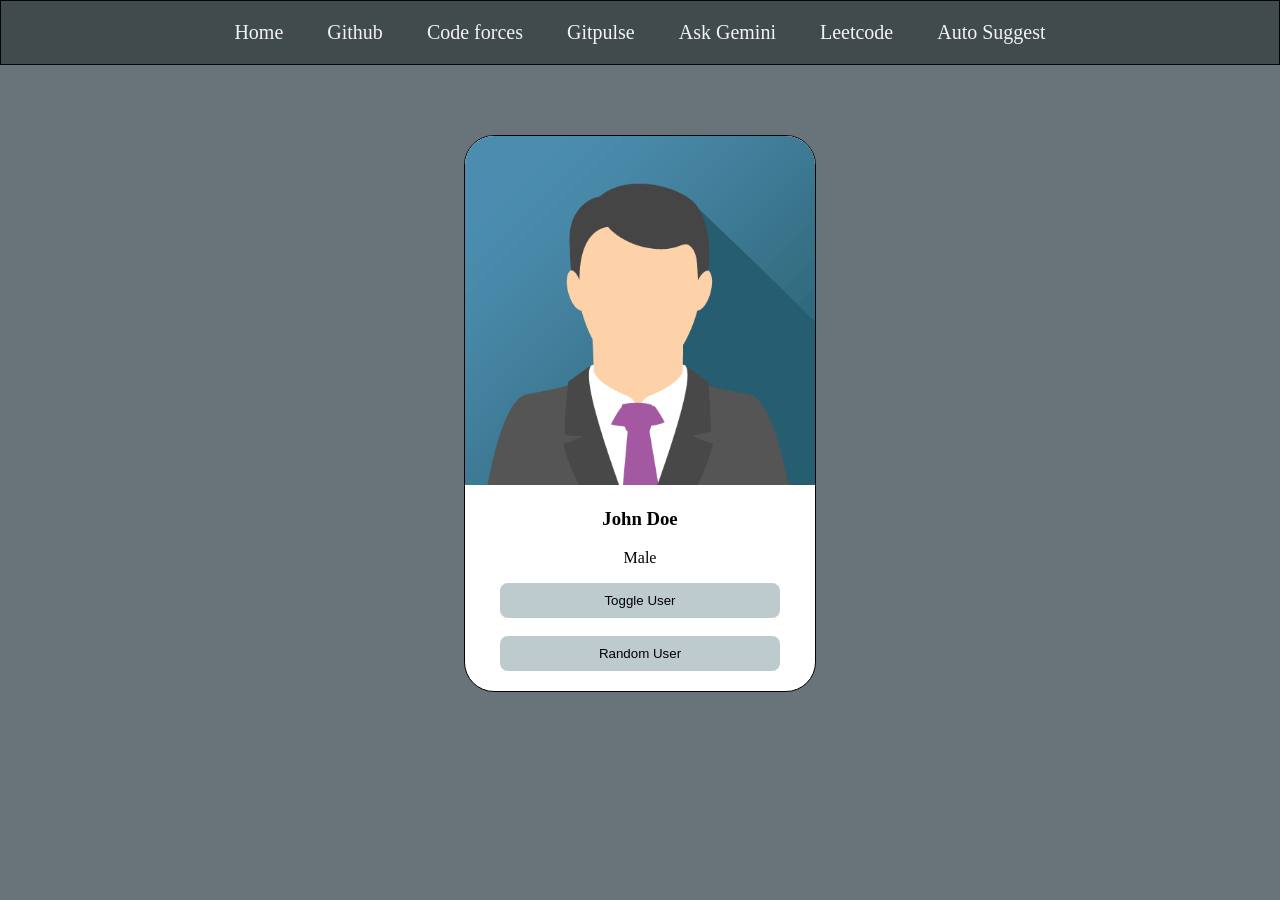
<file: src/main/resources/static/index.html>
<!DOCTYPE html>
<html lang="en">
<head>
    <meta charset="UTF-8">
    <meta name="viewport" content="width=device-width, initial-scale=1.0">
    <title></title>
    <link rel="stylesheet" href="index.css">
</head>
<body>
    <!-- <h1>Hello World!</h1> -->
     <div class="navbar">
        <a href="">Home</a>
        <a href="https://github.com/" target="_blank">Github</a>
        <a href="codeforces-stats.html" target="_blank">Code forces</a>
        <a href="gitpulse.html" target="_blank">Gitpulse</a>
        <a href="ask-gemini.html" target="_blank">Ask Gemini</a>
        <a href="leetcode-stats.html" target="_blank">Leetcode</a>
        <a href="autosuggest.html" target="_blank">Auto Suggest</a>
     </div>

     <div class="card">
        <img id="user-image" src="image2.png" alt="image not found">
        <h3 id="user-name">John Doe</h3>
        <p id="user-gender">Male</p>

        <button onclick="toggleUser()" >Toggle User</button>
        <br>
        <br>
        <button onclick="randomUser()">Random User</button>
     </div>
    <script src="index.js"></script>
</body>
</html>
</file>
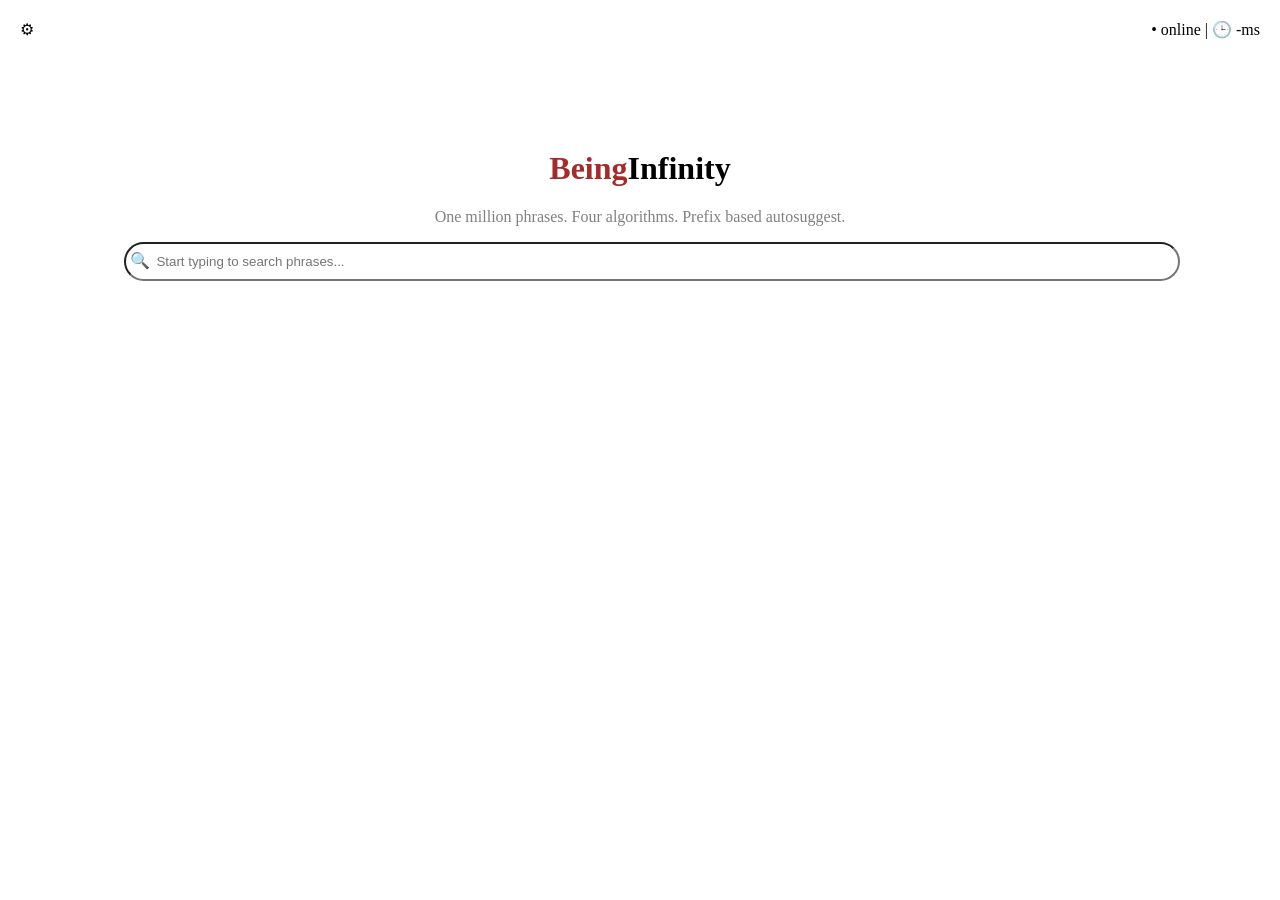
<file: src/main/resources/static/autosuggest.html>
<!DOCTYPE html>
<html lang="en">
<head>
    <meta charset="UTF-8">
    <meta name="viewport" content="width=device-width, initial-scale=1.0">
    <title>Document</title>
    <style>
        body {
            text-align: center;
            color: black;
        }
        p{
            color: gray;
        }
        .gear{
            position:fixed;
            top: 20px;
            left: 20px;
        }
        .bullet{
            position:fixed;
            top: 20px;
            right: 20px;
        }
        .logo{
            margin-top: 150px;
        }
        .being{
            color:brown
        }
        .search {
            padding-top: 10px;
            padding-bottom: 10px;
            padding-left: 30px;
            padding-right: 10px;
            border-radius: 20px;
            width:80%;
        }
        .lens{
            position:relative;
            left: 30px;
        }
        .search-suggestions {
            width: 80%;
            margin: 8px 0 0;
            border-radius: 16px;
            box-shadow: 0 4px 12px rgba(0, 0, 0, 0.06);
            overflow: hidden;
            text-align: left;
            margin: 0px auto;
        }
        .suggestion {
            padding: 10px 14px;
            border-bottom: 1px solid #f2f2f2;
            font-size: 14px;
        }

    </style>
</head>
<body>
    <span class="gear"> &#x2699; </span>
    <span class="bullet"> &#x2022; online | &#x1F552; -ms </span>
    <h1 class="logo"><span class="being">Being</span>Infinity</h1>
    <p>One million phrases. Four algorithms. Prefix based autosuggest. </p>
    <span class="lens" >  &#128269;</span>
    <input class="search" type="text" placeholder="Start typing to search phrases...">
    <div class="search-suggestions"> 
        <!-- <div class="suggestion"> Cyber Security </div> 
        <div class="suggestion"> Artificial Intelligence and Data Science </div> -->
    </div>
    <script>
        function getSearchSuggestions(){
            var searchBox = document.getElementsByClassName("search-box");
            var searchSuggestions = document.getElementsByClassName("search-suggestions");

            var userInput = searchBox.value;
            if (userInput.trim() === "") return;
            var URL1="https://autosuggest-backend.onrender.com/api/autosuggest?q="
            var URL2="&algorithm=brute&limit=10&weighted=false"
            var URL=URL1+userInput+URL2;
            fetch(URL)
            .then(function(response) {
                return response.json();
            })
            .then(function(data) {
                var searchresults= "";
                var suggestions = data.results;
                for (var i = 0; i < suggestions.length; i++) {
                    searchresults += '<div class="suggestion">' + suggestions[i].text + '</div>';
                }
                searchSuggestions.innerHTML = searchresults;
            })
        }
    </script>
</body>
</html>
</file>
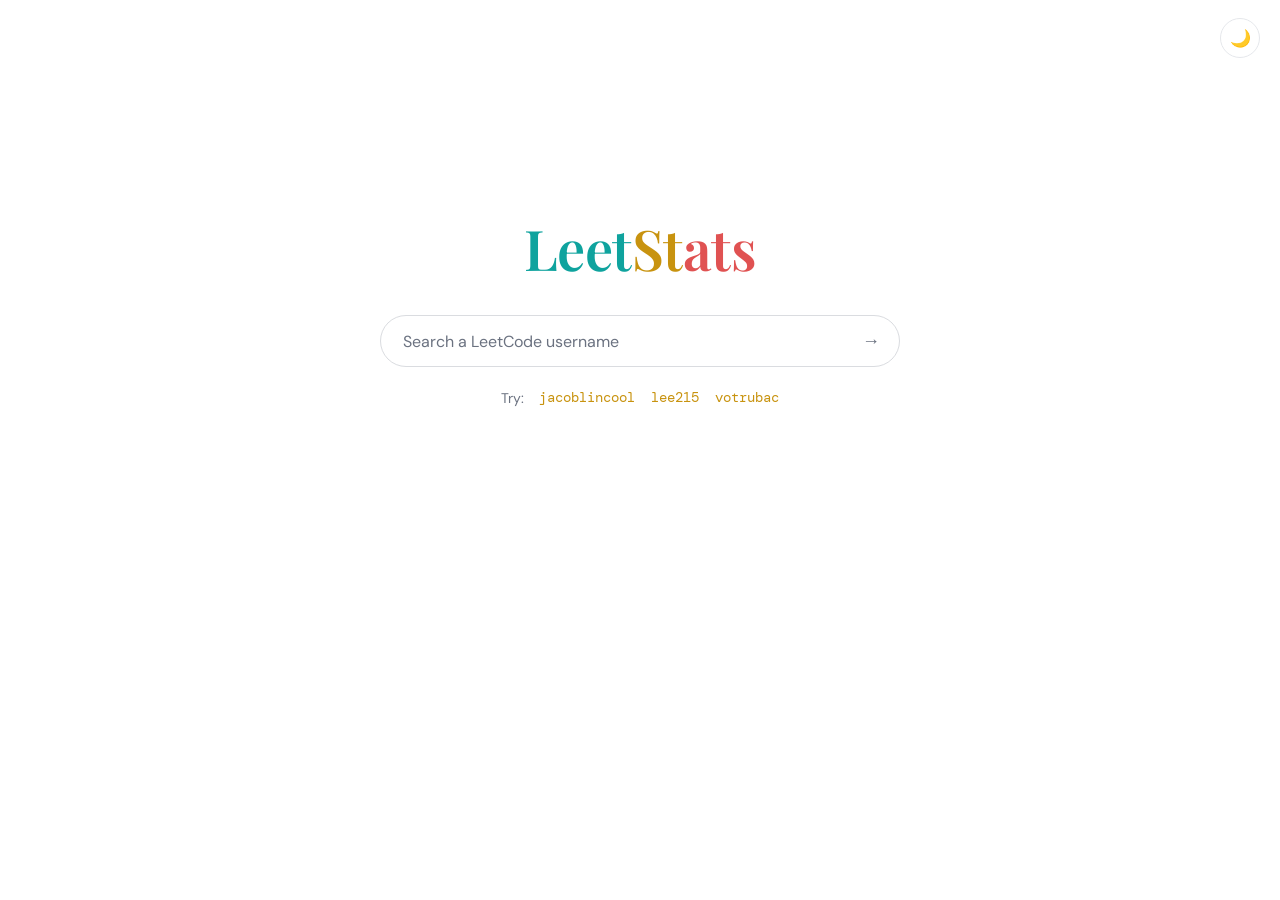
<file: src/main/resources/static/leetcode-stats.html>
<!DOCTYPE html>
<html lang="en" data-theme="light">
<head>
<meta charset="UTF-8">
<meta name="viewport" content="width=device-width, initial-scale=1.0">
<title>LeetStats</title>
<link rel="preconnect" href="https://fonts.googleapis.com">
<link rel="preconnect" href="https://fonts.gstatic.com" crossorigin>
<link href="https://fonts.googleapis.com/css2?family=Playfair+Display:wght@600&family=DM+Sans:wght@400;500;700&family=DM+Mono:wght@400;500&display=swap" rel="stylesheet">
<style>
  :root, [data-theme="light"] {
    --bg: #ffffff;
    --text: #1f2328;
    --muted: #6b7280;
    --line: #e5e7eb;
    --surface: #ffffff;
    --input-border: #dadce0;
    --input-shadow: rgba(32, 33, 36, 0.12);
    --track: #f0f1f3;
    --easy: #0fa39e;
    --medium: #c8930f;
    --hard: #e05252;
    --accent: #c8930f;
    --card-shadow: 0 1px 3px rgba(32, 33, 36, 0.08), 0 8px 28px rgba(32, 33, 36, 0.06);
  }
  [data-theme="dark"] {
    --bg: #0a0b0d;
    --text: #e9e7e2;
    --muted: #8b8f98;
    --line: rgba(255, 255, 255, 0.09);
    --surface: #121418;
    --input-border: rgba(255, 255, 255, 0.14);
    --input-shadow: rgba(0, 0, 0, 0.5);
    --track: rgba(255, 255, 255, 0.08);
    --easy: #3ddad7;
    --medium: #e3b341;
    --hard: #ff6b6b;
    --accent: #e3b341;
    --card-shadow: 0 20px 50px rgba(0, 0, 0, 0.45);
  }

  * { margin: 0; padding: 0; box-sizing: border-box; }

  html, body { height: 100%; }

  body {
    background: var(--bg);
    color: var(--text);
    font-family: "DM Sans", system-ui, sans-serif;
    display: flex;
    flex-direction: column;
    align-items: center;
    transition: background 0.25s, color 0.25s;
  }

  /* theme toggle, top right */
  .theme-toggle {
    position: fixed;
    top: 18px;
    right: 20px;
    width: 40px;
    height: 40px;
    border-radius: 50%;
    border: 1px solid var(--line);
    background: var(--surface);
    color: var(--text);
    font-size: 17px;
    cursor: pointer;
    display: flex;
    align-items: center;
    justify-content: center;
    transition: background 0.25s, border-color 0.25s, transform 0.15s;
    z-index: 10;
  }
  .theme-toggle:hover { transform: scale(1.06); }
  .theme-toggle:focus-visible { outline: 2px solid var(--accent); outline-offset: 2px; }

  main {
    width: 100%;
    max-width: 640px;
    padding: 0 24px 64px;
    display: flex;
    flex-direction: column;
    align-items: center;
    /* Google-style: sits a bit above vertical center when idle */
    margin-top: clamp(96px, 24vh, 210px);
    transition: margin-top 0.45s cubic-bezier(0.3, 0.8, 0.3, 1);
  }
  body.has-result main { margin-top: 72px; }

  .wordmark {
    font-family: "Playfair Display", serif;
    font-weight: 600;
    font-size: clamp(40px, 8vw, 56px);
    letter-spacing: -0.01em;
    margin-bottom: 30px;
    user-select: none;
  }
  .wordmark .l { color: var(--easy); }
  .wordmark .e { color: var(--medium); }
  .wordmark .t { color: var(--hard); }

  /* search */
  .search {
    width: 100%;
    max-width: 520px;
    display: flex;
    align-items: center;
    gap: 12px;
    background: var(--surface);
    border: 1px solid var(--input-border);
    border-radius: 999px;
    padding: 0 8px 0 22px;
    height: 52px;
    transition: box-shadow 0.2s, border-color 0.2s, background 0.25s;
  }
  .search:focus-within {
    box-shadow: 0 2px 10px var(--input-shadow);
    border-color: transparent;
  }
  [data-theme="dark"] .search:focus-within { border-color: var(--accent); box-shadow: none; }

  .search input {
    flex: 1;
    min-width: 0;
    border: none;
    outline: none;
    background: transparent;
    color: var(--text);
    font-family: "DM Mono", monospace;
    font-size: 16px;
  }
  .search input::placeholder { color: var(--muted); font-family: "DM Sans", sans-serif; }

  .search button {
    border: none;
    background: transparent;
    color: var(--muted);
    font-size: 18px;
    width: 40px;
    height: 40px;
    border-radius: 50%;
    cursor: pointer;
    display: flex;
    align-items: center;
    justify-content: center;
    transition: color 0.15s, background 0.15s;
  }
  .search button:hover { color: var(--accent); background: var(--track); }
  .search button:focus-visible { outline: 2px solid var(--accent); outline-offset: 1px; }
  .search button:disabled { opacity: 0.45; cursor: wait; }

  .try {
    margin-top: 20px;
    font-size: 14px;
    color: var(--muted);
    display: flex;
    gap: 14px;
    align-items: center;
    flex-wrap: wrap;
    justify-content: center;
  }
  .try button {
    background: none;
    border: none;
    padding: 2px 1px;
    color: var(--accent);
    font-family: "DM Mono", monospace;
    font-size: 13.5px;
    cursor: pointer;
    border-bottom: 1px dashed transparent;
    transition: border-color 0.15s;
  }
  .try button:hover { border-bottom-color: var(--accent); }
  .try button:focus-visible { outline: 2px solid var(--accent); outline-offset: 2px; }

  /* states */
  .loader {
    margin-top: 52px;
    width: 34px; height: 34px;
    border: 3px solid var(--track);
    border-top-color: var(--accent);
    border-radius: 50%;
    animation: spin 0.8s linear infinite;
  }
  @keyframes spin { to { transform: rotate(360deg); } }

  .error {
    margin-top: 44px;
    text-align: center;
    color: var(--muted);
    font-size: 14.5px;
    line-height: 1.6;
    max-width: 420px;
  }
  .error b { color: var(--hard); font-weight: 700; display: block; margin-bottom: 4px; }

  /* card */
  .card {
    width: 100%;
    margin-top: 44px;
    background: var(--surface);
    border: 1px solid var(--line);
    border-radius: 18px;
    padding: 30px 34px;
    box-shadow: var(--card-shadow);
    animation: rise 0.45s cubic-bezier(0.2, 0.7, 0.3, 1) both;
    transition: background 0.25s, border-color 0.25s;
  }
  @keyframes rise {
    from { opacity: 0; transform: translateY(14px); }
    to   { opacity: 1; transform: translateY(0); }
  }

  .card-head {
    display: flex;
    justify-content: space-between;
    align-items: baseline;
    gap: 10px;
    flex-wrap: wrap;
    margin-bottom: 26px;
  }
  .card-head a {
    font-family: "Playfair Display", serif;
    font-size: 23px;
    font-weight: 600;
    color: var(--text);
    text-decoration: none;
  }
  .card-head a:hover { color: var(--accent); }
  .card-head .rank {
    font-family: "DM Mono", monospace;
    font-size: 13px;
    color: var(--muted);
  }
  .card-head .rank b { color: var(--accent); font-weight: 500; }

  .card-body {
    display: grid;
    grid-template-columns: 168px 1fr;
    gap: 34px;
    align-items: center;
  }

  .ring-wrap { position: relative; width: 168px; height: 168px; margin: 0 auto; }
  .ring-wrap svg { transform: rotate(-90deg); display: block; }
  .ring-track { fill: none; stroke: var(--track); stroke-width: 9; }
  .ring-fill {
    fill: none;
    stroke: var(--accent);
    stroke-width: 9;
    stroke-linecap: round;
    transition: stroke-dashoffset 1.1s cubic-bezier(0.3, 0.8, 0.3, 1), stroke 0.25s;
  }
  .ring-center {
    position: absolute; inset: 0;
    display: flex; flex-direction: column;
    align-items: center; justify-content: center;
  }
  .ring-center .big {
    font-family: "DM Mono", monospace;
    font-size: 36px;
    line-height: 1;
  }
  .ring-center .small {
    color: var(--muted);
    font-size: 11.5px;
    margin-top: 6px;
    letter-spacing: 0.06em;
    text-transform: uppercase;
  }

  .bars { display: flex; flex-direction: column; gap: 18px; }
  .bar-top {
    display: flex;
    justify-content: space-between;
    align-items: baseline;
    margin-bottom: 7px;
  }
  .bar-top .label {
    font-size: 12.5px;
    font-weight: 700;
    letter-spacing: 0.09em;
    text-transform: uppercase;
  }
  .bar-top .nums {
    font-family: "DM Mono", monospace;
    font-size: 13px;
    color: var(--muted);
  }
  .bar-top .nums b { color: var(--text); font-weight: 500; }
  .bar-track { height: 7px; border-radius: 99px; background: var(--track); overflow: hidden; }
  .bar-fill { height: 100%; width: 0; border-radius: 99px; transition: width 1.1s cubic-bezier(0.3, 0.8, 0.3, 1); }
  .easy   .label { color: var(--easy); }   .easy   .bar-fill { background: var(--easy); }
  .medium .label { color: var(--medium); } .medium .bar-fill { background: var(--medium); }
  .hard   .label { color: var(--hard); }   .hard   .bar-fill { background: var(--hard); }

  .hidden { display: none !important; }

  @media (max-width: 540px) {
    .card { padding: 24px 20px; }
    .card-body { grid-template-columns: 1fr; gap: 26px; }
  }

  @media (prefers-reduced-motion: reduce) {
    * { animation: none !important; transition: none !important; }
  }
</style>
</head>
<body>
  <button class="theme-toggle" id="theme-toggle" aria-label="Switch theme" title="Switch theme">🌙</button>

  <main>
    <h1 class="wordmark"><span class="l">Leet</span><span class="e">St</span><span class="t">ats</span></h1>

    <div class="search">
      <input id="username" type="text" placeholder="Search a LeetCode username" autocomplete="off" spellcheck="false" aria-label="LeetCode username">
      <button id="go" aria-label="Fetch stats" title="Fetch stats">→</button>
    </div>

    <div class="try">
      <span>Try:</span>
      <button data-u="jacoblincool">jacoblincool</button>
      <button data-u="lee215">lee215</button>
      <button data-u="votrubac">votrubac</button>
    </div>

    <div id="loading" class="loader hidden" role="status" aria-label="Loading"></div>

    <div id="error" class="error hidden" role="alert">
      <b>Couldn't fetch that profile</b>
      <span id="error-msg"></span>
    </div>

    <section id="card" class="card hidden" aria-live="polite">
      <div class="card-head">
        <a id="profile-link" href="#" target="_blank" rel="noopener"></a>
        <span class="rank">Rank <b id="ranking">—</b></span>
      </div>
      <div class="card-body">
        <div class="ring-wrap">
          <svg width="168" height="168" viewBox="0 0 168 168" aria-hidden="true">
            <circle class="ring-track" cx="84" cy="84" r="74"></circle>
            <circle class="ring-fill" id="ring" cx="84" cy="84" r="74"></circle>
          </svg>
          <div class="ring-center">
            <div class="big" id="total-solved">0</div>
            <div class="small" id="total-label">solved</div>
          </div>
        </div>
        <div class="bars">
          <div class="bar-row easy">
            <div class="bar-top"><span class="label">Easy</span>
              <span class="nums"><b id="easy-solved">0</b> / <span id="easy-total">0</span></span></div>
            <div class="bar-track"><div class="bar-fill" id="easy-bar"></div></div>
          </div>
          <div class="bar-row medium">
            <div class="bar-top"><span class="label">Medium</span>
              <span class="nums"><b id="medium-solved">0</b> / <span id="medium-total">0</span></span></div>
            <div class="bar-track"><div class="bar-fill" id="medium-bar"></div></div>
          </div>
          <div class="bar-row hard">
            <div class="bar-top"><span class="label">Hard</span>
              <span class="nums"><b id="hard-solved">0</b> / <span id="hard-total">0</span></span></div>
            <div class="bar-track"><div class="bar-fill" id="hard-bar"></div></div>
          </div>
        </div>
      </div>
    </section>
  </main>

<script>
(function () {
  "use strict";

  /* ---------- theme ---------- */
  var root = document.documentElement;
  var toggle = document.getElementById("theme-toggle");
  var prefersDark = window.matchMedia("(prefers-color-scheme: dark)").matches;
  setTheme(prefersDark ? "dark" : "light");

  function setTheme(t) {
    root.setAttribute("data-theme", t);
    toggle.textContent = t === "dark" ? "☀️" : "🌙";
  }
  toggle.addEventListener("click", function () {
    setTheme(root.getAttribute("data-theme") === "dark" ? "light" : "dark");
  });

  /* ---------- elements ---------- */
  var input = document.getElementById("username");
  var goBtn = document.getElementById("go");
  var loadingEl = document.getElementById("loading");
  var errorEl = document.getElementById("error");
  var errorMsg = document.getElementById("error-msg");
  var cardEl = document.getElementById("card");

  var RING_R = 74;
  var RING_C = 2 * Math.PI * RING_R;
  var ring = document.getElementById("ring");
  ring.setAttribute("stroke-dasharray", RING_C);
  ring.setAttribute("stroke-dashoffset", RING_C);

  /* ---------- data sources (tried in order) ---------- */
  var SOURCES = [
    {
      url: function (u) { return "https://leetcode-api-faisalshohag.vercel.app/" + encodeURIComponent(u); },
      parse: function (d) {
        if (!d || d.errors || d.totalSolved === undefined) return null;
        return pick(d);
      }
    },
    {
      url: function (u) { return "https://alfa-leetcode-api.onrender.com/userProfile/" + encodeURIComponent(u); },
      parse: function (d) {
        if (!d || d.errors || d.totalSolved === undefined) return null;
        return pick(d);
      }
    },
    {
      url: function (u) { return "https://leetcode-stats-api.herokuapp.com/" + encodeURIComponent(u); },
      parse: function (d) {
        if (!d || d.status !== "success") return null;
        return pick(d);
      }
    }
  ];

  function pick(d) {
    return {
      totalSolved: d.totalSolved, totalQuestions: d.totalQuestions,
      easySolved: d.easySolved, totalEasy: d.totalEasy,
      mediumSolved: d.mediumSolved, totalMedium: d.totalMedium,
      hardSolved: d.hardSolved, totalHard: d.totalHard,
      ranking: d.ranking
    };
  }

  function fetchWithTimeout(url, ms) {
    var ctrl = new AbortController();
    var t = setTimeout(function () { ctrl.abort(); }, ms);
    return fetch(url, { signal: ctrl.signal })
      .then(function (r) { return r.json(); })
      .finally(function () { clearTimeout(t); });
  }

  function fetchStats(username) {
    var i = 0;
    function tryNext() {
      if (i >= SOURCES.length) return Promise.reject(new Error("all sources failed"));
      var src = SOURCES[i++];
      return fetchWithTimeout(src.url(username), 12000)
        .then(function (json) {
          var parsed = src.parse(json);
          return parsed || tryNext();
        })
        .catch(function () { return tryNext(); });
    }
    return tryNext();
  }

  /* ---------- rendering ---------- */
  function fmt(n) {
    if (n === null || n === undefined || isNaN(n)) return "—";
    return Number(n).toLocaleString("en-US");
  }

  function countUp(el, target, ms) {
    var reduce = window.matchMedia("(prefers-reduced-motion: reduce)").matches;
    if (reduce || !target) { el.textContent = fmt(target || 0); return; }
    var start = performance.now();
    (function step(now) {
      var p = Math.min(((now || performance.now()) - start) / ms, 1);
      var eased = 1 - Math.pow(1 - p, 3);
      el.textContent = fmt(Math.round(target * eased));
      if (p < 1) requestAnimationFrame(step);
    })();
  }

  function setBar(id, solved, total) {
    var pct = total > 0 ? (solved / total) * 100 : 0;
    document.getElementById(id).style.width = Math.max(pct, solved > 0 ? 2 : 0) + "%";
  }

  function render(username, s) {
    var link = document.getElementById("profile-link");
    link.textContent = username;
    link.href = "https://leetcode.com/u/" + encodeURIComponent(username) + "/";

    document.getElementById("ranking").textContent = "#" + fmt(s.ranking);
    document.getElementById("total-label").textContent = "of " + fmt(s.totalQuestions);
    document.getElementById("easy-solved").textContent = fmt(s.easySolved);
    document.getElementById("easy-total").textContent = fmt(s.totalEasy);
    document.getElementById("medium-solved").textContent = fmt(s.mediumSolved);
    document.getElementById("medium-total").textContent = fmt(s.totalMedium);
    document.getElementById("hard-solved").textContent = fmt(s.hardSolved);
    document.getElementById("hard-total").textContent = fmt(s.totalHard);

    document.body.classList.add("has-result");
    cardEl.classList.remove("hidden");

    requestAnimationFrame(function () {
      requestAnimationFrame(function () {
        countUp(document.getElementById("total-solved"), s.totalSolved, 1100);
        var pct = s.totalQuestions > 0 ? s.totalSolved / s.totalQuestions : 0;
        ring.setAttribute("stroke-dashoffset", RING_C * (1 - pct));
        setBar("easy-bar", s.easySolved, s.totalEasy);
        setBar("medium-bar", s.mediumSolved, s.totalMedium);
        setBar("hard-bar", s.hardSolved, s.totalHard);
      });
    });
  }

  function resetCard() {
    ring.setAttribute("stroke-dashoffset", RING_C);
    ["easy-bar", "medium-bar", "hard-bar"].forEach(function (id) {
      document.getElementById(id).style.width = "0";
    });
    document.getElementById("total-solved").textContent = "0";
  }

  /* ---------- flow ---------- */
  var busy = false;

  function lookup(username) {
    username = (username || "").trim();
    if (!username || busy) return;
    busy = true;

    input.value = username;
    goBtn.disabled = true;
    errorEl.classList.add("hidden");
    cardEl.classList.add("hidden");
    resetCard();
    loadingEl.classList.remove("hidden");

    fetchStats(username)
      .then(function (stats) {
        loadingEl.classList.add("hidden");
        render(username, stats);
      })
      .catch(function () {
        loadingEl.classList.add("hidden");
        errorMsg.textContent = 'No stats found for "' + username +
          '". Check the spelling, or the public stats APIs may be briefly busy — try again in a moment.';
        errorEl.classList.remove("hidden");
      })
      .finally(function () {
        goBtn.disabled = false;
        busy = false;
      });
  }

  goBtn.addEventListener("click", function () { lookup(input.value); });
  input.addEventListener("keydown", function (e) { if (e.key === "Enter") lookup(input.value); });
  document.querySelectorAll(".try button").forEach(function (b) {
    b.addEventListener("click", function () { lookup(b.dataset.u); });
  });
})();
</script>
</body>
</html>
</file>
<file: src/main/resources/static/index.css>
body{
    margin: 0px;
    background-color: rgb(105, 116, 122);
}

h1 {
    color: rgb(163, 100, 100);
}

.navbar{
    border-style: solid;
    border-width: 1px;
    border-color: rgb(5, 5, 5);
    padding: 20px;
    text-align: center;
    background-color: rgb(65, 74, 76);
}

.navbar a{
    padding: 20px;
    text-decoration: none;
    color: rgb(244, 243, 243);
    font-size: 20px;
}

.navbar a:hover{
    color: rgb(75, 82, 84);
    background-color: rgb(131, 155, 155);
}

.card{
    border: 1px solid rgb(3, 3, 3);
    width: 350px;
    border-radius: 30px;
    text-align: center;
    margin-top: 70px;
    overflow: hidden;
    /* margin-left: 40%; */
    margin-left: auto;
    margin-right: auto;
    padding-bottom: 20px;
    background-color: rgb(255, 255, 255);
}

.card img{
    /* width: 300px; */
    width: 100%;
}

.card button{
    border-style: none;
    padding: 10px;
    width: 80%;
    border-radius: 8px;
    background-color: rgb(189, 203, 207);
}
</file>
